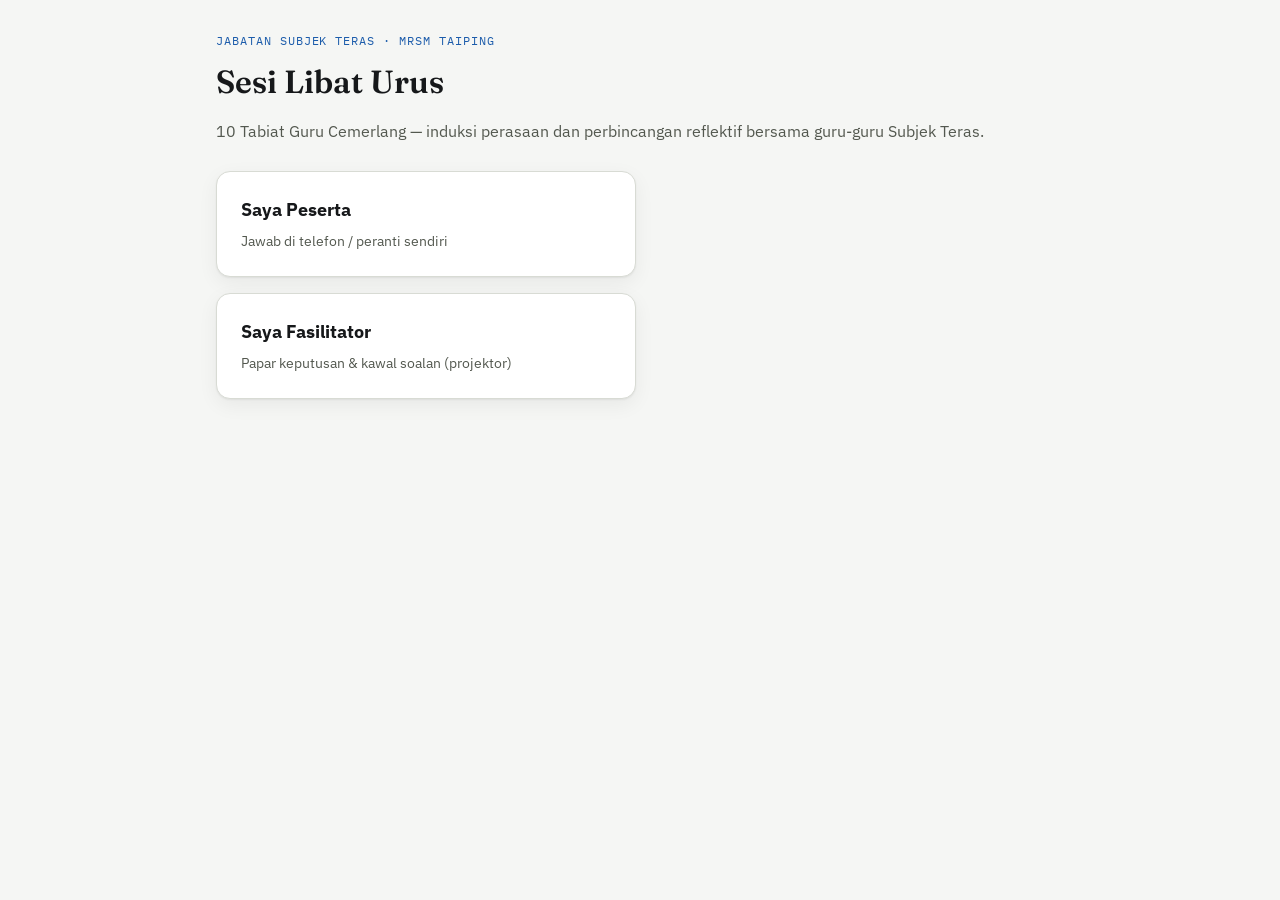
<file: index.html>
<!doctype html>
<html lang="ms">
<head>
<meta charset="utf-8">
<meta name="viewport" content="width=device-width, initial-scale=1, viewport-fit=cover">
<title>Sesi Libat Urus — MRSM Taiping</title>
<link rel="preconnect" href="https://fonts.googleapis.com">
<link rel="preconnect" href="https://fonts.gstatic.com" crossorigin>
<link href="https://fonts.googleapis.com/css2?family=Fraunces:wght@500;600;700&family=IBM+Plex+Sans:wght@400;500;600;700&family=IBM+Plex+Mono:wght@400;500&display=swap" rel="stylesheet">
<link rel="stylesheet" href="style.css">
</head>
<body>
<div class="shell">
  <span class="eyebrow">Jabatan Subjek Teras &middot; MRSM Taiping</span>
  <h1>Sesi Libat Urus</h1>
  <p>10 Tabiat Guru Cemerlang — induksi perasaan dan perbincangan reflektif bersama guru-guru Subjek Teras.</p>

  <div style="display:grid;gap:16px;grid-template-columns:1fr;max-width:420px;margin-top:28px;">
    <a class="card" href="sertai.html" style="text-decoration:none;display:flex;flex-direction:column;gap:8px;">
      <strong style="font-size:18px;color:var(--text-primary);">Saya Peserta</strong>
      <span style="color:var(--text-secondary);font-size:14px;">Jawab di telefon / peranti sendiri</span>
    </a>
    <a class="card" href="papar.html" style="text-decoration:none;display:flex;flex-direction:column;gap:8px;">
      <strong style="font-size:18px;color:var(--text-primary);">Saya Fasilitator</strong>
      <span style="color:var(--text-secondary);font-size:14px;">Papar keputusan &amp; kawal soalan (projektor)</span>
    </a>
  </div>
</div>
</body>
</html>
</file>
<file: style.css>
/* ===== Token system — Sesi Libat Urus, MRSM Taiping ===== */
:root {
  color-scheme: light;
  --bg: #f5f6f4;
  --surface: #ffffff;
  --surface-2: #eceeea;
  --border: #d8dbd4;
  --text-primary: #16181a;
  --text-secondary: #53584f;
  --text-muted: #80857a;
  --accent: #1c5cab;
  --accent-ink: #ffffff;
  --accent-soft: #e4edf9;
  --good: #1baf7a;
  --warn: #eda100;
  --critical: #e34948;

  --series-1: #2a78d6;
  --series-2: #eb6834;
  --series-3: #1baf7a;
  --series-4: #eda100;
  --series-5: #e87ba4;

  --font-display: 'Fraunces', 'Georgia', serif;
  --font-body: 'IBM Plex Sans', -apple-system, sans-serif;
  --font-mono: 'IBM Plex Mono', 'SFMono-Regular', monospace;

  --radius: 14px;
  --radius-sm: 8px;
  --shadow: 0 1px 2px rgba(20, 22, 18, .06), 0 6px 20px rgba(20, 22, 18, .06);
}

@media (prefers-color-scheme: dark) {
  :root:not([data-theme="light"]) {
    color-scheme: dark;
    --bg: #15171a;
    --surface: #1d2023;
    --surface-2: #262a2e;
    --border: #363b3f;
    --text-primary: #f1f2ee;
    --text-secondary: #c2c6bd;
    --text-muted: #8c9089;
    --accent: #5b9ae8;
    --accent-ink: #0c1a2c;
    --accent-soft: #1c2c40;
    --good: #199e70;
    --warn: #c98500;
    --critical: #e66767;

    --series-1: #3987e5;
    --series-2: #d95926;
    --series-3: #199e70;
    --series-4: #c98500;
    --series-5: #d55181;
  }
}
:root[data-theme="dark"] {
  color-scheme: dark;
  --bg: #15171a;
  --surface: #1d2023;
  --surface-2: #262a2e;
  --border: #363b3f;
  --text-primary: #f1f2ee;
  --text-secondary: #c2c6bd;
  --text-muted: #8c9089;
  --accent: #5b9ae8;
  --accent-ink: #0c1a2c;
  --accent-soft: #1c2c40;
  --good: #199e70;
  --warn: #c98500;
  --critical: #e66767;

  --series-1: #3987e5;
  --series-2: #d95926;
  --series-3: #199e70;
  --series-4: #c98500;
  --series-5: #d55181;
}

* { box-sizing: border-box; }
html, body { height: 100%; }
body {
  margin: 0;
  background: var(--bg);
  color: var(--text-primary);
  font-family: var(--font-body);
  font-size: 16px;
  line-height: 1.5;
  -webkit-font-smoothing: antialiased;
}
h1, h2, h3 { font-family: var(--font-display); font-weight: 600; text-wrap: balance; margin: 0 0 .4em; }
p { margin: 0 0 1em; color: var(--text-secondary); }
.mono { font-family: var(--font-mono); font-variant-numeric: tabular-nums; }

.shell {
  max-width: 880px;
  margin: 0 auto;
  padding: 32px max(16px, env(safe-area-inset-left, 0px)) 64px max(16px, env(safe-area-inset-right, 0px));
}

.eyebrow {
  font-family: var(--font-mono);
  font-size: 12px;
  letter-spacing: .08em;
  text-transform: uppercase;
  color: var(--accent);
  margin-bottom: 8px;
  display: block;
}

.card {
  background: var(--surface);
  border: 1px solid var(--border);
  border-radius: var(--radius);
  box-shadow: var(--shadow);
  padding: 24px;
}

.btn {
  display: inline-flex;
  align-items: center;
  justify-content: center;
  gap: 8px;
  font-family: var(--font-body);
  font-weight: 600;
  font-size: 15px;
  padding: 13px 20px;
  border-radius: 10px;
  border: 1px solid transparent;
  cursor: pointer;
  transition: transform .08s ease, background .15s ease, border-color .15s ease;
  text-decoration: none;
  min-height: 48px;
}
.btn:active { transform: scale(0.98); }
.btn-primary { background: var(--accent); color: var(--accent-ink); }
.btn-primary:hover { filter: brightness(1.06); }
.btn-outline { background: transparent; color: var(--text-primary); border-color: var(--border); }
.btn-outline:hover { border-color: var(--accent); color: var(--accent); }
.btn-block { width: 100%; }
.btn:disabled { opacity: .5; cursor: not-allowed; transform: none; }

.option-btn {
  display: flex;
  align-items: center;
  gap: 12px;
  width: 100%;
  text-align: left;
  padding: 16px 18px;
  border-radius: var(--radius-sm);
  border: 1.5px solid var(--border);
  background: var(--surface);
  color: var(--text-primary);
  font-family: var(--font-body);
  font-size: 15.5px;
  cursor: pointer;
  transition: border-color .12s ease, background .12s ease;
}
.option-btn:hover { border-color: var(--accent); background: var(--accent-soft); }
.option-btn .dot {
  flex: none;
  width: 10px; height: 10px; border-radius: 50%;
  background: var(--series-1);
}
.option-btn.chosen { border-color: var(--accent); background: var(--accent-soft); font-weight: 600; }

input[type=text] {
  width: 100%;
  font-family: var(--font-body);
  font-size: 16px;
  padding: 14px 16px;
  border-radius: var(--radius-sm);
  border: 1.5px solid var(--border);
  background: var(--surface);
  color: var(--text-primary);
}
input[type=text]:focus { outline: 2px solid var(--accent); outline-offset: 1px; border-color: var(--accent); }

.pill {
  display: inline-flex;
  align-items: center;
  gap: 6px;
  font-family: var(--font-mono);
  font-size: 12px;
  padding: 4px 10px;
  border-radius: 999px;
  background: var(--surface-2);
  color: var(--text-secondary);
}
.pill .live-dot {
  width: 7px; height: 7px; border-radius: 50%;
  background: var(--good);
  box-shadow: 0 0 0 0 rgba(27,175,122,.5);
  animation: pulse 1.8s infinite;
}
@keyframes pulse {
  0% { box-shadow: 0 0 0 0 rgba(27,175,122,.45); }
  70% { box-shadow: 0 0 0 8px rgba(27,175,122,0); }
  100% { box-shadow: 0 0 0 0 rgba(27,175,122,0); }
}

.bar-row { display: flex; align-items: center; gap: 12px; margin-bottom: 14px; }
.bar-track {
  flex: 1; min-width: 0;
  height: 34px;
  border-radius: 8px;
  background: var(--surface-2);
  overflow: hidden;
  position: relative;
}
.bar-fill {
  height: 100%;
  border-radius: 8px;
  display: flex;
  align-items: center;
  padding-left: 10px;
  color: #fff;
  font-size: 13px;
  font-weight: 600;
  white-space: nowrap;
  transition: width .5s cubic-bezier(.2,.7,.3,1);
  min-width: 2px;
}
.bar-label { width: 220px; flex: none; font-size: 14px; color: var(--text-secondary); }
.bar-count { width: 56px; flex: none; text-align: right; font-family: var(--font-mono); font-size: 13px; color: var(--text-muted); }

.word { display: inline-block; margin: 4px; font-family: var(--font-display); font-weight: 600; line-height: 1; }

.nav-row { display: flex; flex-wrap: wrap; gap: 8px; margin-bottom: 20px; }
.nav-chip {
  font-family: var(--font-mono);
  font-size: 12.5px;
  padding: 8px 12px;
  border-radius: 8px;
  border: 1.5px solid var(--border);
  background: var(--surface);
  color: var(--text-secondary);
  cursor: pointer;
}
.nav-chip.active { border-color: var(--accent); background: var(--accent); color: var(--accent-ink); font-weight: 600; }

.empty-state { text-align: center; padding: 48px 16px; color: var(--text-muted); }

@media (max-width: 640px) {
  .bar-label { width: 110px; font-size: 12.5px; }
}
</file>
